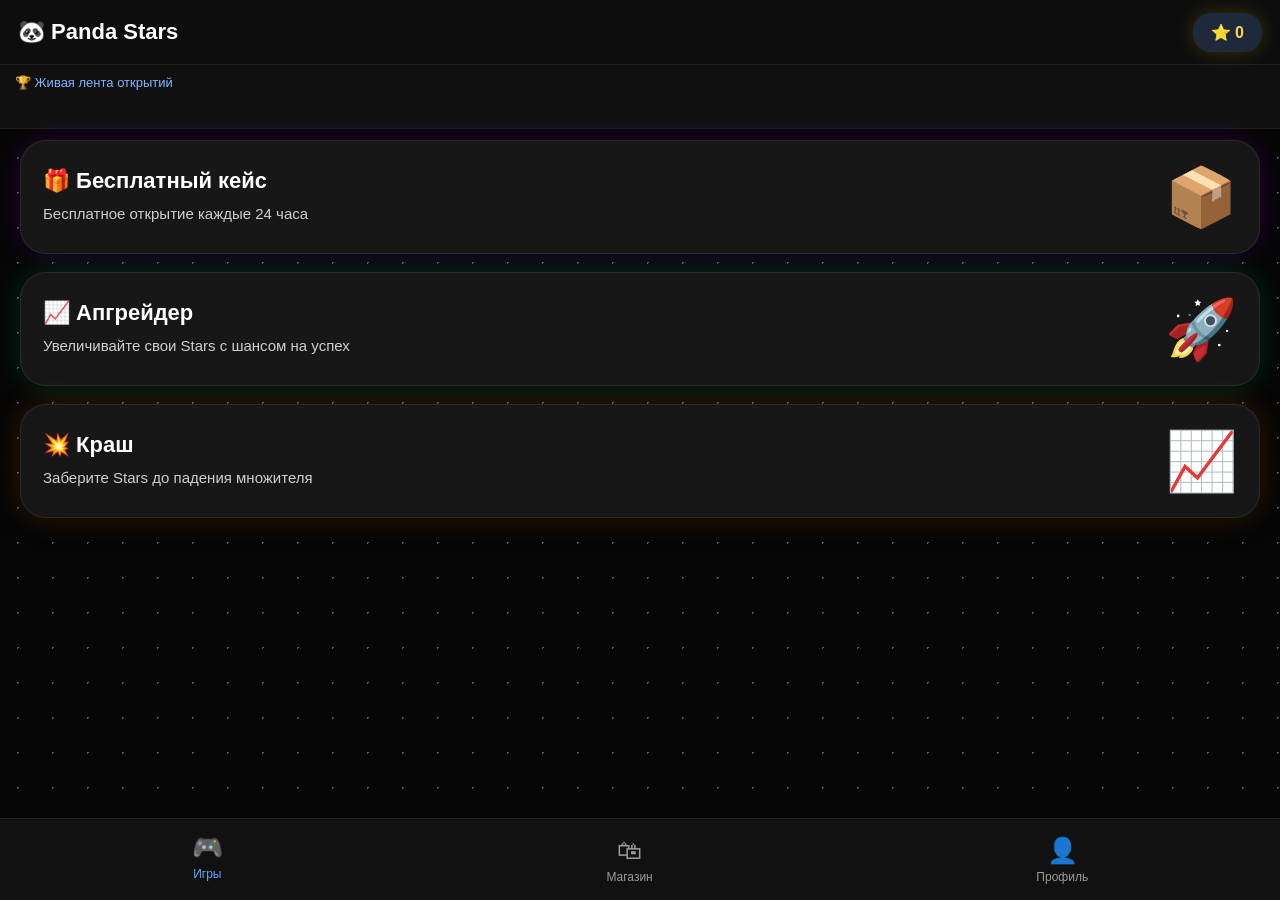
<file: index.html>
<!DOCTYPE html>
<html lang="ru">

<head>

    <meta charset="UTF-8">

    <meta name="viewport" content="width=device-width, initial-scale=1.0">

    <title>Panda Stars</title>

    <meta http-equiv="Cache-Control" content="no-cache, no-store, must-revalidate">
    <meta http-equiv="Pragma" content="no-cache">
    <meta http-equiv="Expires" content="0">

    <link rel="stylesheet" href="style.css?v=4">

</head>

<body>

<div class="stars"></div>

<!-- Верхняя панель -->

<div class="header">

    <div class="logo">

        🐼 Panda Stars

    </div>

    <div class="balance">

        ⭐ <span id="balance">0</span>

    </div>

</div>

<!-- Лента выигрышей -->

<div class="wins">

    <div class="wins-title">

        🏆 Живая лента открытий

    </div>

    <div class="wins-list" id="liveFeedList">
        <!-- live win items injected by script -->
    </div>

</div>

<!-- Контент -->

<div id="content">

    <div id="gamesPage" class="page active">

        <div class="game-card free">

            <div>

                <h2>🎁 Бесплатный кейс</h2>

                <p>

                    Бесплатное открытие

                    каждые 24 часа

                </p>

            </div>

            <div class="icon">

                📦

            </div>

        </div>

        <div class="game-card upgrade">

            <div>

                <h2>📈 Апгрейдер</h2>

                <p>

                    Увеличивайте свои Stars

                    с шансом на успех

                </p>

            </div>

            <div class="icon">

                🚀

            </div>

        </div>

        <div class="game-card crash">

            <div>

                <h2>💥 Краш</h2>

                <p>

                    Заберите Stars

                    до падения множителя

                </p>

            </div>

            <div class="icon">

                📈

            </div>

        </div>

    </div>

    <div id="shopPage" class="page">

        <h2>

            🛍 Магазин

        </h2>

        <p>

            Скоро...

        </p>

    </div>

    <div id="profilePage" class="page">

        <h2>

            👤 Профиль

        </h2>

        <p>

            Скоро...

        </p>

    </div>

</div>

<!-- Нижнее меню -->

<div class="bottom-menu">

    <button class="active" onclick="openPage('games')">

        🎮

        <span>

            Игры

        </span>

    </button>

    <button onclick="openPage('shop')">

        🛍

        <span>

            Магазин

        </span>

    </button>

    <button onclick="openPage('profile')">

        👤

        <span>

            Профиль

        </span>

    </button>

</div>

<!-- Оверлей для бесплатного кейса -->
<div id="freeCaseOverlay" class="overlay hidden">
    <div class="free-case-modal">
        <div class="badges">
            <span class="badge reward">Награда: до 2 039 ⭐</span>
            <span class="badge period">Раз в 1 день</span>
        </div>
        <h2 class="hero-title">Откройте ежедневный кейс</h2>
        <p id="case-message" class="hero-sub">Откройте кейс, чтобы выиграть NFT‑подарок или звезды</p>
        <div id="case-countdown" class="countdown"></div>
        <div id="spinnerWrap" class="spinner-wrap">
            <div class="spinner-viewport">
                <div class="spinner-list" id="spinnerList">
                    <!-- items injected by script -->
                </div>
                <div class="spinner-center-mask"></div>
            </div>
        </div>
        <div class="modal-action-row">
            <button id="settingsBtn" class="small-action">Настройки</button>
            <button id="prizesBtn" class="small-action">Призы</button>
        </div>
        <button id="openCaseBtn" class="big-action">Открыть</button>
        <button id="closeOverlay" class="close-link">Закрыть</button>
    </div>
</div>

<!-- Настройки демо-режима -->
<div id="settingsOverlay" class="overlay hidden">
    <div class="settings-modal">
        <div class="settings-header">
            <span>Настройки кейса</span>
            <button id="settingsClose" class="settings-close">✕</button>
        </div>
        <div class="settings-row">
            <div>
                <div class="settings-title">Демо</div>
                <div class="settings-subtitle">Все кейсы бесплатные, но призы не начисляются на баланс.</div>
            </div>
            <label class="toggle-switch">
                <input type="checkbox" id="demoToggle">
                <span class="toggle-slider"></span>
            </label>
        </div>
        <button id="settingsDone" class="big-action">Закрыть</button>
    </div>
</div>

<script src="script.js?v=4"></script>

</body>

</html>
</file>
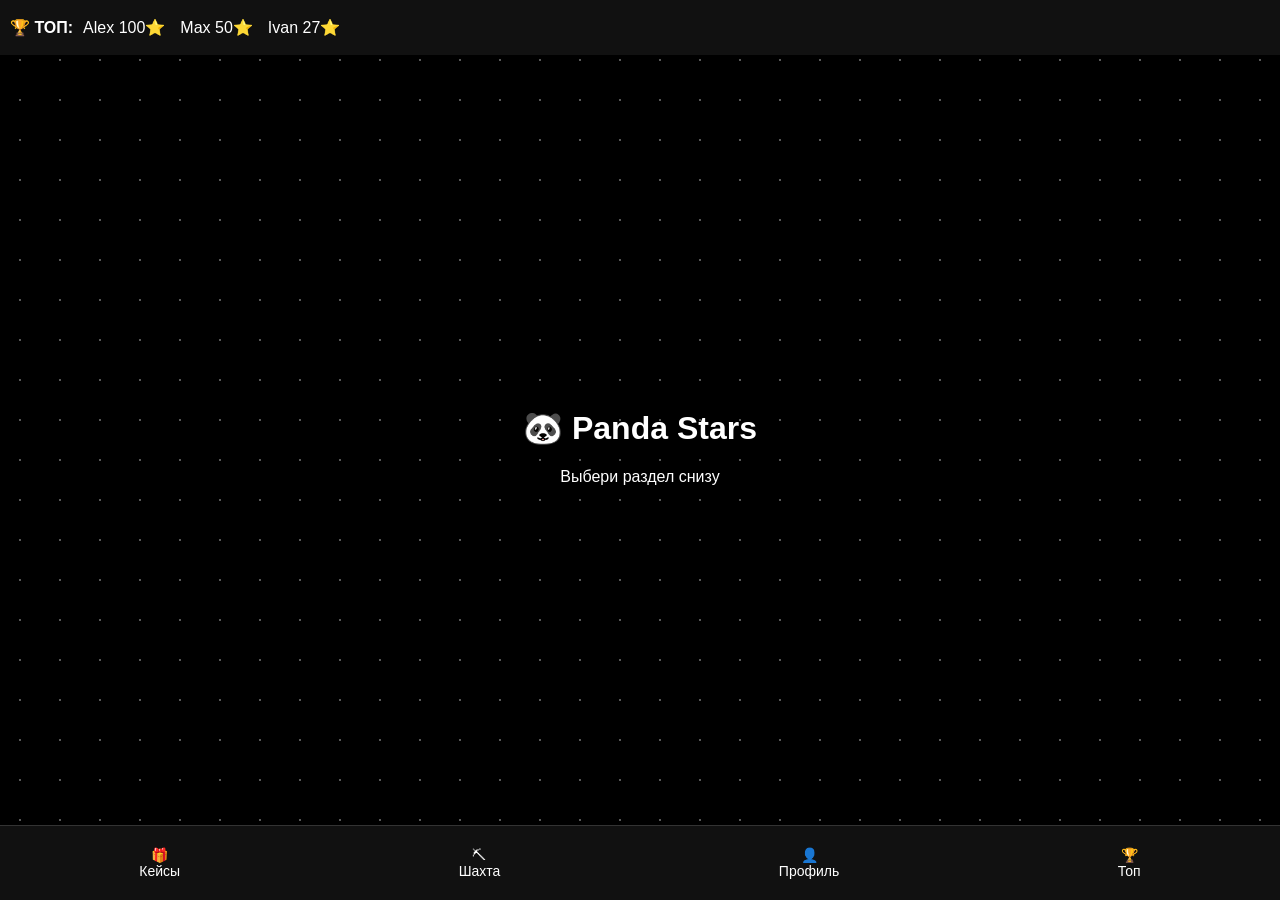
<file: miniapp/index.html>
<!DOCTYPE html>
<html lang="ru">

<head>

<meta charset="UTF-8">
<meta name="viewport" content="width=device-width, initial-scale=1.0">

<title>Panda Stars</title>

<link rel="stylesheet" href="style.css">

</head>


<body>


<div class="stars"></div>


<!-- Верхняя строка выигрышей -->

<div class="top-bar">

    <div class="win-title">
        🏆 ТОП:
    </div>

    <div class="wins">

        <span>
            Alex 100⭐
        </span>

        <span>
            Max 50⭐
        </span>

        <span>
            Ivan 27⭐
        </span>

    </div>

</div>



<!-- Основная зона -->

<div class="content">


    <div id="page">

        <h1>
            🐼 Panda Stars
        </h1>


        <p>
            Выбери раздел снизу
        </p>


    </div>


</div>



<!-- Нижнее меню -->

<div class="bottom-menu">


<button onclick="openPage('cases')">

🎁
<br>
Кейсы

</button>



<button onclick="openPage('mine')">

⛏
<br>
Шахта

</button>



<button onclick="openPage('profile')">

👤
<br>
Профиль

</button>



<button onclick="openPage('top')">

🏆
<br>
Топ

</button>


</div>



<script src="script.js"></script>


</body>

</html>
</file>
<file: style.css>
*{
    margin:0;
    padding:0;
    box-sizing:border-box;
}

body{

    background:#050505;

    color:white;

    font-family:Arial,Helvetica,sans-serif;

    overflow:hidden;

}

/* фон */

.stars{

    position:fixed;

    inset:0;

    background-image:
    radial-gradient(white 1px,transparent 1px);

    background-size:35px 35px;

    opacity:.35;

    z-index:-1;

}

/* верх */

.header{

    position:fixed;

    top:0;

    left:0;

    width:100%;

    height:65px;

    display:flex;

    justify-content:space-between;

    align-items:center;

    padding:18px;

    background:rgba(15,15,15,.92);

    backdrop-filter:blur(15px);

    border-bottom:1px solid rgba(255,255,255,.08);

    z-index:100;

}

.logo{

    font-size:22px;

    font-weight:bold;

}

.balance{

    background:#1e293b;

    padding:10px 18px;

    border-radius:18px;

    color:#ffd54a;

    font-weight:bold;

    box-shadow:0 0 20px rgba(255,215,0,.18);

}

/* топ */

.wins{

    position:fixed;

    top:65px;

    width:100%;

    background:#101010;

    border-bottom:1px solid rgba(255,255,255,.06);

    padding:10px 0;

    overflow:hidden;

}

.wins-title{

    padding-left:15px;

    font-size:13px;

    color:#7fb4ff;

    margin-bottom:6px;

}

.wins-list{
    display:flex;
    flex-wrap:wrap;
    gap:10px;
    padding:12px 10px 10px;
}

.wins-item{
    display:inline-flex;
    align-items:center;
    gap:8px;
    padding:10px 12px;
    border-radius:16px;
    background:rgba(255,255,255,.05);
    border:1px solid rgba(255,255,255,.08);
    color:#f4f4f4;
    font-size:13px;
    min-width:160px;
    max-width:100%;
}

.wins-item span{
    display:inline-flex;
    align-items:center;
}

.wins-item .wins-user{
    font-weight:700;
    color:#fff;
}

.wins-item .wins-prize{
    color:#ffd54a;
    font-weight:700;
}

/* страницы */

#content{

    position:fixed;

    top:120px;

    bottom:90px;

    left:0;

    width:100%;

    overflow-y:auto;

    padding:20px;

}

.page{

    display:none;

}

.page.active{

    display:block;

}

/* карточки */

.game-card{

    width:100%;

    border-radius:26px;

    padding:22px;

    margin-bottom:18px;

    display:flex;

    justify-content:space-between;

    align-items:center;

    cursor:pointer;

    transition:.25s;

    border:1px solid rgba(255,255,255,.08);

    background:#171717;

}

.game-card:hover{

    transform:translateY(-3px);

}

.game-card:active{

    transform:scale(.97);

}

.game-card h2{

    margin-bottom:8px;

    font-size:22px;

}

.game-card p{

    color:#cfcfcf;

    line-height:24px;

    font-size:15px;

}

.icon{

    font-size:58px;

}

/* цвета */

.free{

    box-shadow:0 0 30px rgba(170,0,255,.18);

}

.upgrade{

    box-shadow:0 0 30px rgba(0,255,140,.15);

}

.crash{

    box-shadow:0 0 30px rgba(255,120,0,.18);

}

/* меню */

.bottom-menu{

    position:fixed;

    bottom:0;

    left:0;

    width:100%;

    height:82px;

    display:flex;

    justify-content:space-around;

    align-items:center;

    background:#111;

    border-top:1px solid rgba(255,255,255,.08);

}

.bottom-menu button{

    background:none;

    border:none;

    color:#9b9b9b;

    display:flex;

    flex-direction:column;

    align-items:center;

    gap:5px;

    font-size:25px;

    transition:.25s;

}

.bottom-menu button span{

    font-size:12px;

}

.bottom-menu button.active{

    color:#62a8ff;

    transform:translateY(-3px);

}

/* Modal / free case styles */
.overlay{
    position:fixed; inset:0; display:flex; align-items:center; justify-content:center; background:rgba(0,0,0,0.6); z-index:200;
}
.overlay.hidden{ display:none; }
.free-case-modal{
    width:92%; max-width:520px; background:#151515; border-radius:16px; padding:22px; text-align:center; border:1px solid rgba(255,255,255,0.06);
}
.modal-top-icon{ font-size:34px; margin-bottom:8px; }
.badges{ display:flex; gap:8px; justify-content:center; margin-bottom:12px; }
.badge{ padding:6px 12px; border-radius:18px; font-size:13px; }
.badge.reward{ background:linear-gradient(90deg,#00c2ff,#7b33ff); color:#fff; font-weight:700; }
.badge.period{ background:#23232d; color:#d6d6d6; }
.hero-title{ font-size:24px; margin:4px 0 8px; font-weight:800; }
.hero-sub{ color:#d0d0d0; font-size:14px; margin-bottom:8px; }
.countdown{ color:#ffd54a; font-weight:700; margin-bottom:14px; }
.modal-action-row{ display:flex; justify-content:space-between; gap:10px; margin:16px 0 8px; }
.small-action{ flex:1; background:rgba(255,255,255,.08); color:#fff; border:none; border-radius:14px; padding:12px 0; cursor:pointer; font-size:14px; transition:.2s; }
.small-action:hover{ background:rgba(255,255,255,.14); }
.big-action{ width:100%; background:#ffffff; color:#111; border:none; padding:14px 18px; border-radius:14px; font-weight:700; font-size:16px; cursor:pointer; box-shadow:0 6px 18px rgba(0,0,0,.35); }
.big-action.disabled{ opacity:0.6; cursor:default; }
.close-link{ margin-top:12px; background:none; color:#9b9b9b; border:0; padding:6px 8px; cursor:pointer; }

.settings-modal{
    width:92%; max-width:500px; background:#151515; border-radius:22px; padding:20px 20px 16px; text-align:left; border:1px solid rgba(255,255,255,.08); box-shadow:0 18px 60px rgba(0,0,0,.35);
}
.settings-header{ display:flex; justify-content:space-between; align-items:center; margin-bottom:18px; }
.settings-header span{ font-size:20px; font-weight:800; color:#fff; }
.settings-close{ background:none; border:none; color:#d0d0d0; font-size:18px; cursor:pointer; }
.settings-row{ display:flex; align-items:center; justify-content:space-between; gap:16px; background:rgba(255,255,255,.05); border:1px solid rgba(255,255,255,.08); border-radius:20px; padding:16px; }
.settings-title{ font-size:16px; font-weight:700; color:#fff; margin-bottom:5px; }
.settings-subtitle{ font-size:13px; color:#b0b0b8; line-height:1.4; }
.toggle-switch{ position:relative; display:inline-block; width:54px; height:30px; }
.toggle-switch input{ opacity:0; width:0; height:0; }
.toggle-slider{ position:absolute; cursor:pointer; inset:0; background:#333; border-radius:34px; transition:.25s; }
.toggle-slider:before{ position:absolute; content:''; height:24px; width:24px; left:3px; bottom:3px; background:white; border-radius:50%; transition:.25s; }
.toggle-switch input:checked + .toggle-slider{ background:linear-gradient(90deg,#7b33ff,#00c2ff); }
.toggle-switch input:checked + .toggle-slider:before{ transform:translateX(24px); }

/* Spinner */
.spinner-wrap{ margin-top:14px; display:flex; align-items:center; justify-content:center; }
.spinner-wrap.hidden{ display:none; }
.spinner-viewport{ width:280px; height:100px; overflow:hidden; border-radius:26px; background:linear-gradient(180deg,#2b1f2b,#171519); border:1px solid rgba(255,255,255,.08); display:flex; align-items:center; box-shadow:0 12px 40px rgba(0,0,0,.25); position:relative; }
.spinner-center-mask{ position:absolute; inset:0; background:linear-gradient(180deg,rgba(0,0,0,0.0) 0%,rgba(0,0,0,0.18) 22%,rgba(0,0,0,0.18) 78%,rgba(0,0,0,0.0) 100%); pointer-events:none; }
.spinner-list{ display:flex; flex-direction:column; transform:translateY(0); transition:transform 0.2s ease-out; }
.spin-item{ min-height:90px; display:flex; align-items:center; justify-content:center; font-weight:800; font-size:22px; color:#ffd54a; text-shadow:0 0 10px rgba(255,255,255,.12); }
про
</file>
<file: miniapp/style.css>
*{
    box-sizing:border-box;
}


body{

    margin:0;

    height:100vh;

    background:#000;

    color:white;

    font-family:Arial, sans-serif;

    overflow:hidden;

}



/* звезды */

.stars{

    position:fixed;

    width:100%;

    height:100%;

    background-image:
    radial-gradient(white 1px, transparent 1px);

    background-size:40px 40px;

    opacity:0.35;

}



/* верх */

.top-bar{


    position:fixed;

    top:0;

    left:0;

    width:100%;

    height:55px;


    background:#111;

    display:flex;

    align-items:center;

    padding:10px;


    z-index:5;


}



.win-title{

    font-weight:bold;

    margin-right:10px;

}



.wins{

    display:flex;

    gap:15px;

    white-space:nowrap;

    overflow:hidden;

}



/* центр */


.content{

    position:absolute;

    top:70px;

    bottom:80px;

    width:100%;

    display:flex;

    justify-content:center;

    align-items:center;

}



#page{

    text-align:center;

}



/* нижняя панель */


.bottom-menu{


    position:fixed;

    bottom:0;

    left:0;

    width:100%;

    height:75px;


    background:#111;


    display:flex;


    justify-content:space-around;


    align-items:center;


    border-top:1px solid #333;


}



button{


    background:none;

    border:0;

    color:white;

    font-size:14px;


}



button:hover{

    color:#ffd700;

}
</file>
